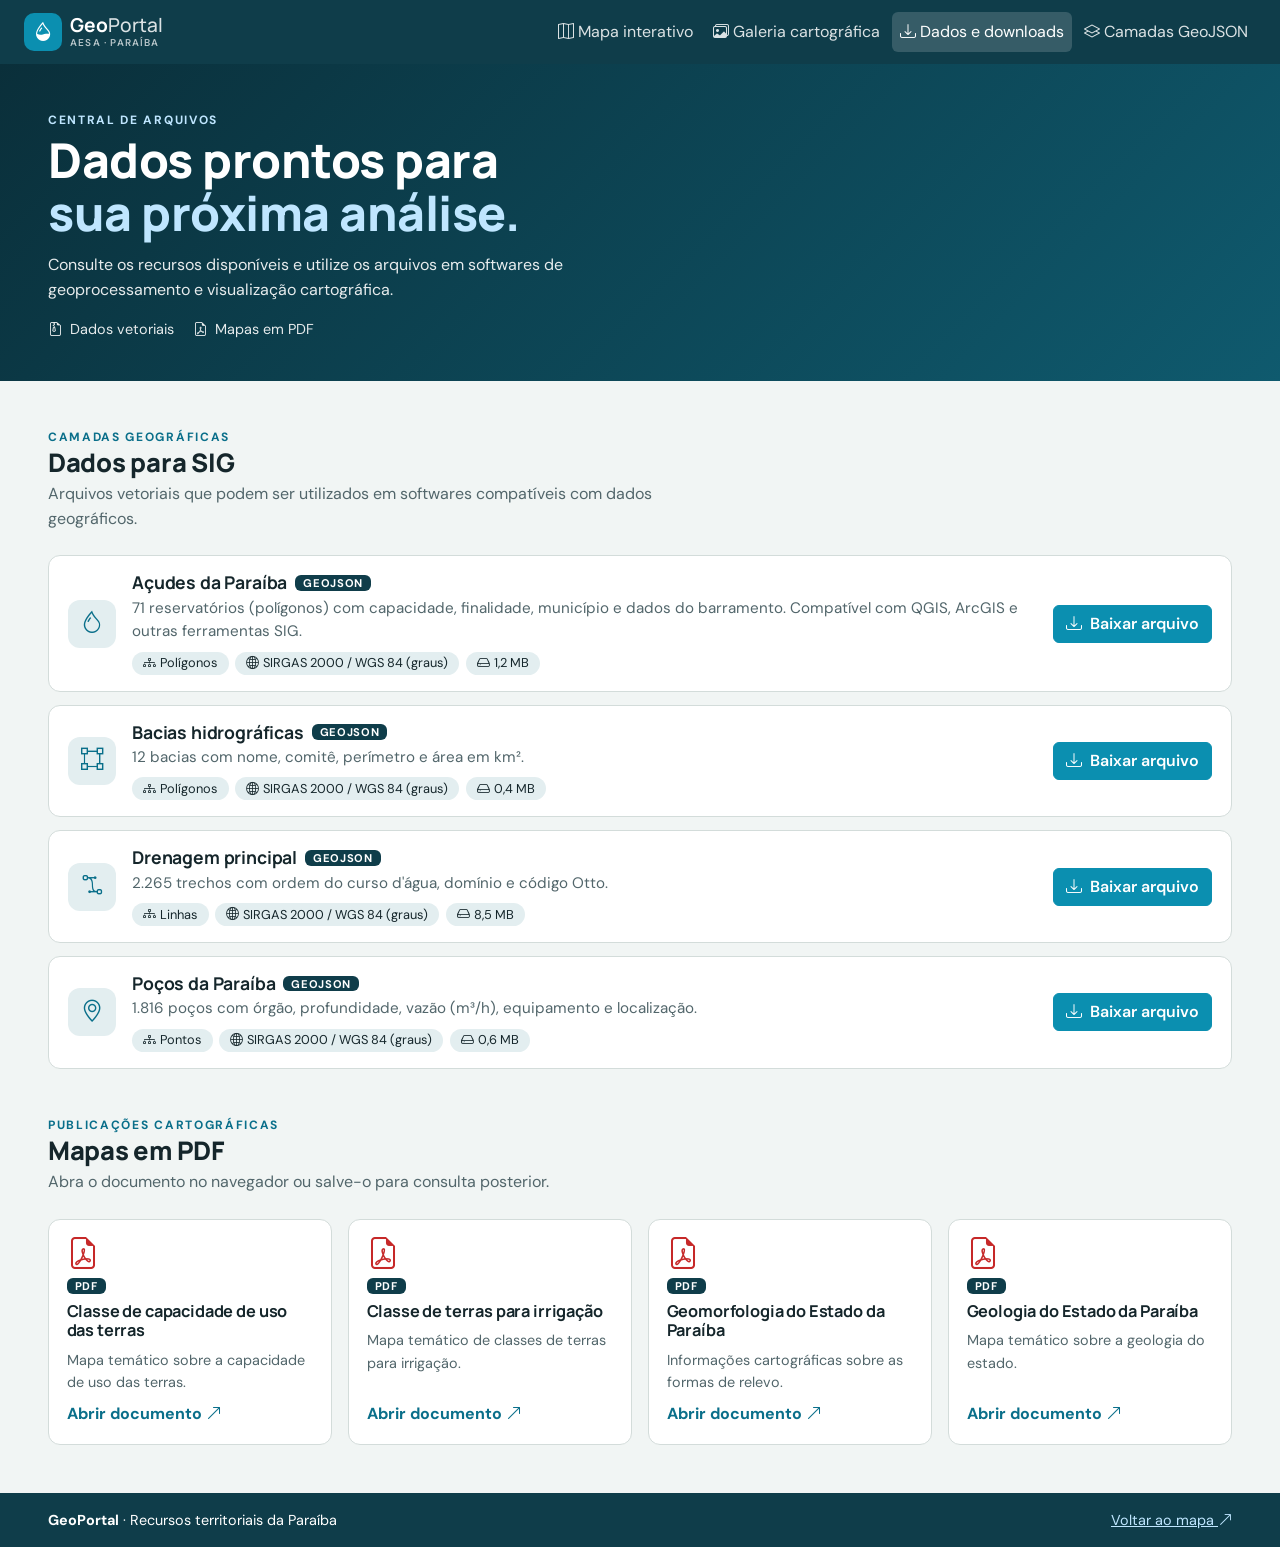
<file: downloads.html>
<!doctype html>
<html lang="pt-BR">
<head>
  <meta charset="utf-8"><meta name="viewport" content="width=device-width, initial-scale=1">
  <meta name="description" content="Baixe dados geográficos e mapas temáticos do GeoPortal da Paraíba.">
  <title>Dados e downloads | GeoPortal</title>
  <link href="https://fonts.googleapis.com/css2?family=DM+Sans:wght@400;500;600;700&family=Manrope:wght@500;600;700;800&display=swap" rel="stylesheet">
  <link href="https://cdn.jsdelivr.net/npm/bootstrap@5.3.3/dist/css/bootstrap.min.css" rel="stylesheet">
  <link href="https://cdn.jsdelivr.net/npm/bootstrap-icons@1.11.3/font/bootstrap-icons.min.css" rel="stylesheet">
  <link href="css/main.css" rel="stylesheet">
</head>
<body>
<nav class="navbar navbar-expand-lg navbar-dark gp-navbar sticky-top"><div class="container-fluid px-lg-4">
  <a class="navbar-brand d-flex align-items-center gap-2" href="index.html"><span class="brand-mark"><i class="bi bi-droplet-half"></i></span><span>Geo<span class="brand-light">Portal</span><small class="brand-sub d-block">AESA · PARAÍBA</small></span></a>
  <button class="navbar-toggler" type="button" data-bs-toggle="collapse" data-bs-target="#mainNav" aria-controls="mainNav" aria-expanded="false" aria-label="Abrir navegação"><span class="navbar-toggler-icon"></span></button>
  <div class="collapse navbar-collapse" id="mainNav"><ul class="navbar-nav ms-auto align-items-lg-center gap-lg-1">
    <li class="nav-item"><a class="nav-link" href="index.html"><i class="bi bi-map me-1"></i>Mapa interativo</a></li><li class="nav-item"><a class="nav-link" href="galeria.html"><i class="bi bi-images me-1"></i>Galeria cartográfica</a></li><li class="nav-item"><a class="nav-link active" aria-current="page" href="downloads.html"><i class="bi bi-download me-1"></i>Dados e downloads</a></li><li class="nav-item"><a class="nav-link" href="index.html#camadas"><i class="bi bi-layers me-1"></i>Camadas GeoJSON</a></li>
  </ul></div>
</div></nav>
<header class="page-hero page-hero-download"><div class="container-fluid px-lg-5"><div class="section-kicker">CENTRAL DE ARQUIVOS</div><h1>Dados prontos para<br><span>sua próxima análise.</span></h1><p>Consulte os recursos disponíveis e utilize os arquivos em softwares de geoprocessamento e visualização cartográfica.</p><div class="page-hero-meta"><span><i class="bi bi-file-earmark-zip me-2"></i>Dados vetoriais</span><span><i class="bi bi-file-earmark-pdf me-2"></i>Mapas em PDF</span></div></div></header>
<main class="container-fluid px-lg-5 py-5">
  <section class="mb-5"><div class="section-heading mb-4"><div class="section-kicker">CAMADAS GEOGRÁFICAS</div><h2>Dados para SIG</h2><p>Arquivos vetoriais que podem ser utilizados em softwares compatíveis com dados geográficos.</p></div>
    <div class="resource-row"><div class="resource-icon geojson"><i class="bi bi-droplet"></i></div><div class="resource-info"><div class="d-flex flex-wrap align-items-center gap-2"><h3>Açudes da Paraíba</h3><span class="file-badge">GEOJSON</span></div><p>71 reservatórios (polígonos) com capacidade, finalidade, município e dados do barramento. Compatível com QGIS, ArcGIS e outras ferramentas SIG.</p><div class="resource-tags"><span><i class="bi bi-diagram-3 me-1"></i>Polígonos</span><span><i class="bi bi-globe2 me-1"></i>SIRGAS 2000 / WGS 84 (graus)</span><span><i class="bi bi-hdd me-1"></i>1,2 MB</span></div></div><a class="btn btn-accent resource-download" href="dados/acudes.geojson" download><i class="bi bi-download me-2"></i>Baixar arquivo</a></div>
    <div class="resource-row"><div class="resource-icon geojson"><i class="bi bi-bounding-box"></i></div><div class="resource-info"><div class="d-flex flex-wrap align-items-center gap-2"><h3>Bacias hidrográficas</h3><span class="file-badge">GEOJSON</span></div><p>12 bacias com nome, comitê, perímetro e área em km².</p><div class="resource-tags"><span><i class="bi bi-diagram-3 me-1"></i>Polígonos</span><span><i class="bi bi-globe2 me-1"></i>SIRGAS 2000 / WGS 84 (graus)</span><span><i class="bi bi-hdd me-1"></i>0,4 MB</span></div></div><a class="btn btn-accent resource-download" href="dados/bacias_hidro.geojson" download><i class="bi bi-download me-2"></i>Baixar arquivo</a></div>
    <div class="resource-row"><div class="resource-icon geojson"><i class="bi bi-bezier2"></i></div><div class="resource-info"><div class="d-flex flex-wrap align-items-center gap-2"><h3>Drenagem principal</h3><span class="file-badge">GEOJSON</span></div><p>2.265 trechos com ordem do curso d'água, domínio e código Otto.</p><div class="resource-tags"><span><i class="bi bi-diagram-3 me-1"></i>Linhas</span><span><i class="bi bi-globe2 me-1"></i>SIRGAS 2000 / WGS 84 (graus)</span><span><i class="bi bi-hdd me-1"></i>8,5 MB</span></div></div><a class="btn btn-accent resource-download" href="dados/drenagem_principal.geojson" download><i class="bi bi-download me-2"></i>Baixar arquivo</a></div>
    <div class="resource-row"><div class="resource-icon geojson"><i class="bi bi-geo-alt"></i></div><div class="resource-info"><div class="d-flex flex-wrap align-items-center gap-2"><h3>Poços da Paraíba</h3><span class="file-badge">GEOJSON</span></div><p>1.816 poços com órgão, profundidade, vazão (m³/h), equipamento e localização.</p><div class="resource-tags"><span><i class="bi bi-diagram-3 me-1"></i>Pontos</span><span><i class="bi bi-globe2 me-1"></i>SIRGAS 2000 / WGS 84 (graus)</span><span><i class="bi bi-hdd me-1"></i>0,6 MB</span></div></div><a class="btn btn-accent resource-download" href="dados/pocos_pb.geojson" download><i class="bi bi-download me-2"></i>Baixar arquivo</a></div>
  </section>
  <section><div class="section-heading mb-4"><div class="section-kicker">PUBLICAÇÕES CARTOGRÁFICAS</div><h2>Mapas em PDF</h2><p>Abra o documento no navegador ou salve-o para consulta posterior.</p></div>
    <div class="row g-3">
      <div class="col-md-6 col-xl-3"><article class="pdf-card"><div class="pdf-icon"><i class="bi bi-file-earmark-pdf"></i></div><span class="file-badge">PDF</span><h3>Classe de capacidade de uso das terras</h3><p>Mapa temático sobre a capacidade de uso das terras.</p><a href="pdf/Classe_de_Capacidade_de_Uso_das_Terras.pdf" target="_blank" rel="noopener" class="pdf-link">Abrir documento <i class="bi bi-arrow-up-right"></i></a></article></div>
      <div class="col-md-6 col-xl-3"><article class="pdf-card"><div class="pdf-icon"><i class="bi bi-file-earmark-pdf"></i></div><span class="file-badge">PDF</span><h3>Classe de terras para irrigação</h3><p>Mapa temático de classes de terras para irrigação.</p><a href="pdf/Classe_de_Terras_para_Irrigacao.pdf" target="_blank" rel="noopener" class="pdf-link">Abrir documento <i class="bi bi-arrow-up-right"></i></a></article></div>
      <div class="col-md-6 col-xl-3"><article class="pdf-card"><div class="pdf-icon"><i class="bi bi-file-earmark-pdf"></i></div><span class="file-badge">PDF</span><h3>Geomorfologia do Estado da Paraíba</h3><p>Informações cartográficas sobre as formas de relevo.</p><a href="pdf/Geomorfologia_do_Estado_da_Paraiba.pdf" target="_blank" rel="noopener" class="pdf-link">Abrir documento <i class="bi bi-arrow-up-right"></i></a></article></div>
      <div class="col-md-6 col-xl-3"><article class="pdf-card"><div class="pdf-icon"><i class="bi bi-file-earmark-pdf"></i></div><span class="file-badge">PDF</span><h3>Geologia do Estado da Paraíba</h3><p>Mapa temático sobre a geologia do estado.</p><a href="pdf/Geologia_do_Estado_da_Paraiba.pdf" target="_blank" rel="noopener" class="pdf-link">Abrir documento <i class="bi bi-arrow-up-right"></i></a></article></div>
    </div>
  </section>
</main>
<footer class="gp-footer"><div class="container-fluid px-lg-5 d-flex flex-wrap justify-content-between gap-2"><span><strong>GeoPortal</strong> · Recursos territoriais da Paraíba</span><a href="index.html">Voltar ao mapa <i class="bi bi-arrow-up-right"></i></a></div></footer>
<script src="https://cdn.jsdelivr.net/npm/bootstrap@5.3.3/dist/js/bootstrap.bundle.min.js"></script><script src="js/main.js"></script>
</body></html>
</file>
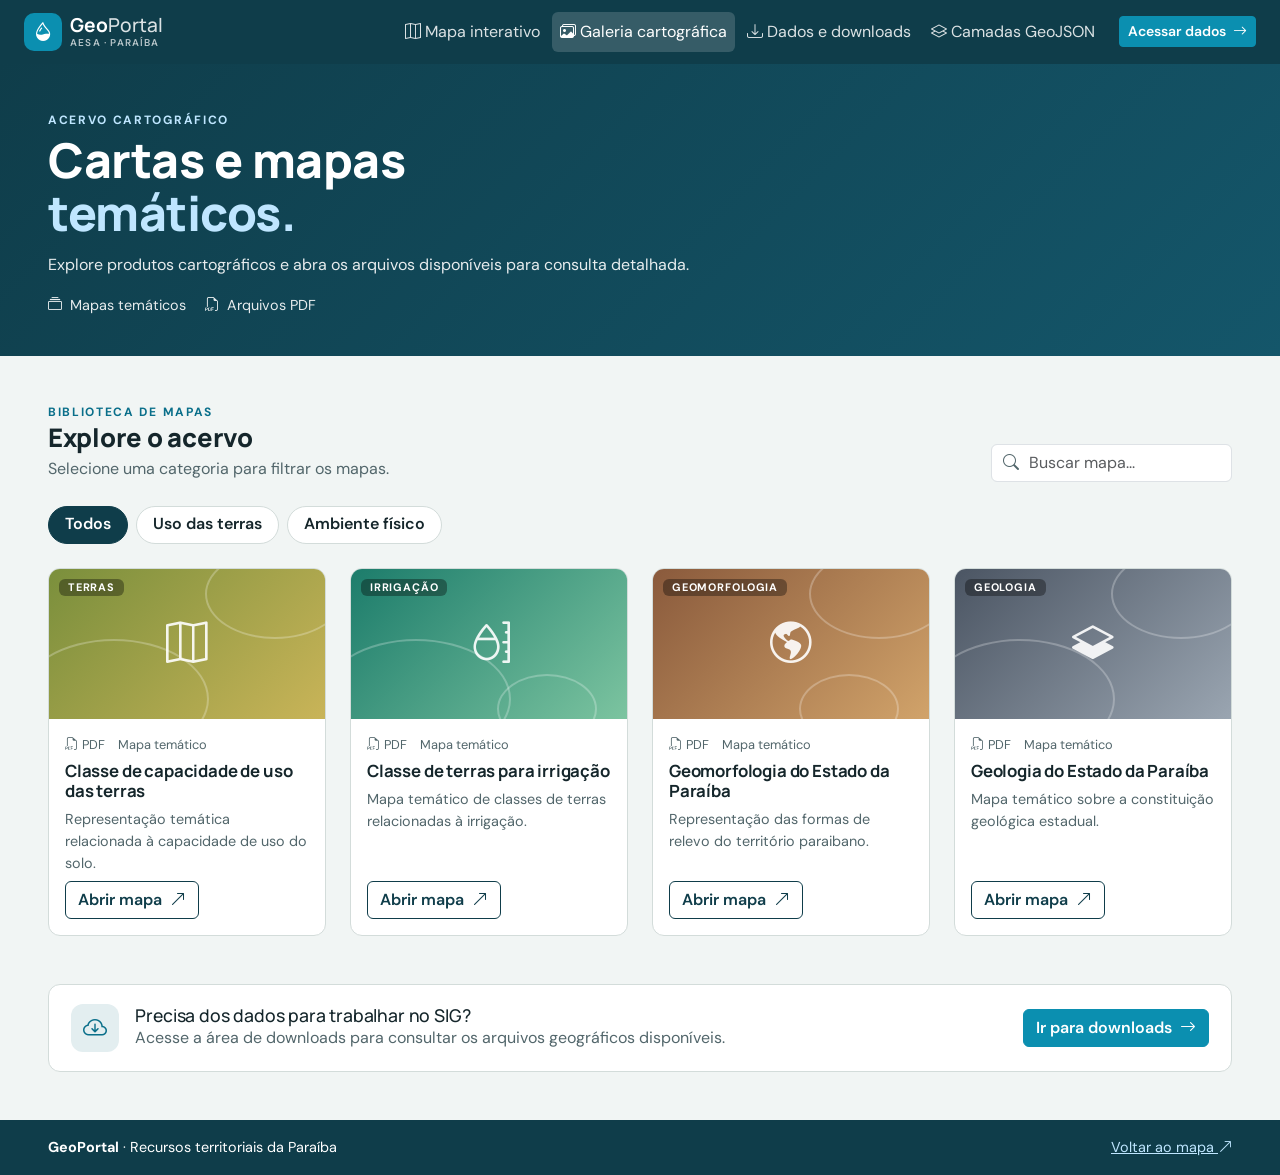
<file: galeria.html>
<!doctype html>
<html lang="pt-BR">
<head>
  <meta charset="utf-8"><meta name="viewport" content="width=device-width, initial-scale=1">
  <meta name="description" content="Galeria de mapas temáticos do GeoPortal da Paraíba.">
  <title>Galeria cartográfica | GeoPortal</title>
  <link href="https://fonts.googleapis.com/css2?family=DM+Sans:wght@400;500;600;700&family=Manrope:wght@500;600;700;800&display=swap" rel="stylesheet">
  <link href="https://cdn.jsdelivr.net/npm/bootstrap@5.3.3/dist/css/bootstrap.min.css" rel="stylesheet">
  <link href="https://cdn.jsdelivr.net/npm/bootstrap-icons@1.11.3/font/bootstrap-icons.min.css" rel="stylesheet">
  <link href="css/main.css" rel="stylesheet">
</head>
<body>
<nav class="navbar navbar-expand-lg navbar-dark gp-navbar sticky-top"><div class="container-fluid px-lg-4">
  <a class="navbar-brand d-flex align-items-center gap-2" href="index.html"><span class="brand-mark"><i class="bi bi-droplet-half"></i></span><span>Geo<span class="brand-light">Portal</span><small class="brand-sub d-block">AESA · PARAÍBA</small></span></a>
  <button class="navbar-toggler" type="button" data-bs-toggle="collapse" data-bs-target="#mainNav" aria-controls="mainNav" aria-expanded="false" aria-label="Abrir navegação"><span class="navbar-toggler-icon"></span></button>
  <div class="collapse navbar-collapse" id="mainNav"><ul class="navbar-nav ms-auto align-items-lg-center gap-lg-1">
    <li class="nav-item"><a class="nav-link" href="index.html"><i class="bi bi-map me-1"></i>Mapa interativo</a></li>
    <li class="nav-item"><a class="nav-link active" aria-current="page" href="galeria.html"><i class="bi bi-images me-1"></i>Galeria cartográfica</a></li>
    <li class="nav-item"><a class="nav-link" href="downloads.html"><i class="bi bi-download me-1"></i>Dados e downloads</a></li><li class="nav-item"><a class="nav-link" href="index.html#camadas"><i class="bi bi-layers me-1"></i>Camadas GeoJSON</a></li>
  </ul><a class="btn btn-sm btn-accent ms-lg-3 mt-3 mt-lg-0" href="downloads.html">Acessar dados <i class="bi bi-arrow-right ms-1"></i></a></div>
</div></nav>
<header class="page-hero"><div class="container-fluid px-lg-5"><div class="section-kicker">ACERVO CARTOGRÁFICO</div><h1>Cartas e mapas<br><span>temáticos.</span></h1><p>Explore produtos cartográficos e abra os arquivos disponíveis para consulta detalhada.</p><div class="page-hero-meta"><span><i class="bi bi-collection me-2"></i>Mapas temáticos</span><span><i class="bi bi-filetype-pdf me-2"></i>Arquivos PDF</span></div></div></header>
<main class="container-fluid px-lg-5 py-5">
  <div class="d-flex flex-wrap justify-content-between align-items-end gap-3 mb-4"><div class="section-heading"><div class="section-kicker">BIBLIOTECA DE MAPAS</div><h2>Explore o acervo</h2><p>Selecione uma categoria para filtrar os mapas.</p></div><div class="search-wrap"><i class="bi bi-search"></i><input id="gallerySearch" class="form-control" type="search" placeholder="Buscar mapa..." aria-label="Buscar mapa"></div></div>
  <div class="filter-pills mb-4" role="group" aria-label="Filtrar mapas"><button class="filter-btn active" data-filter="todos">Todos</button><button class="filter-btn" data-filter="terras">Uso das terras</button><button class="filter-btn" data-filter="ambiente">Ambiente físico</button></div>
  <div class="row g-4" id="galleryGrid">
    <div class="col-sm-6 col-xl-3 gallery-item" data-category="terras" data-title="Classe de capacidade de uso das terras"><article class="map-card"><div class="map-thumb thumb-land"><span class="map-chip">TERRAS</span><div class="fake-contour contour-a"></div><div class="fake-contour contour-b"></div><div class="map-thumb-icon"><i class="bi bi-map"></i></div></div><div class="map-card-body"><div class="map-card-meta"><span><i class="bi bi-filetype-pdf me-1"></i>PDF</span><span>Mapa temático</span></div><h3>Classe de capacidade de uso das terras</h3><p>Representação temática relacionada à capacidade de uso do solo.</p><a class="btn btn-card" href="pdf/Classe_de_Capacidade_de_Uso_das_Terras.pdf" target="_blank" rel="noopener">Abrir mapa <i class="bi bi-arrow-up-right ms-1"></i></a></div></article></div>
    <div class="col-sm-6 col-xl-3 gallery-item" data-category="terras" data-title="Classe de terras para irrigação"><article class="map-card"><div class="map-thumb thumb-irrigation"><span class="map-chip">IRRIGAÇÃO</span><div class="fake-contour contour-a"></div><div class="fake-contour contour-c"></div><div class="map-thumb-icon"><i class="bi bi-moisture"></i></div></div><div class="map-card-body"><div class="map-card-meta"><span><i class="bi bi-filetype-pdf me-1"></i>PDF</span><span>Mapa temático</span></div><h3>Classe de terras para irrigação</h3><p>Mapa temático de classes de terras relacionadas à irrigação.</p><a class="btn btn-card" href="pdf/Classe_de_Terras_para_Irrigacao.pdf" target="_blank" rel="noopener">Abrir mapa <i class="bi bi-arrow-up-right ms-1"></i></a></div></article></div>
    <div class="col-sm-6 col-xl-3 gallery-item" data-category="ambiente" data-title="Geomorfologia do Estado da Paraíba"><article class="map-card"><div class="map-thumb thumb-geo"><span class="map-chip">GEOMORFOLOGIA</span><div class="fake-contour contour-b"></div><div class="fake-contour contour-c"></div><div class="map-thumb-icon"><i class="bi bi-globe-americas"></i></div></div><div class="map-card-body"><div class="map-card-meta"><span><i class="bi bi-filetype-pdf me-1"></i>PDF</span><span>Mapa temático</span></div><h3>Geomorfologia do Estado da Paraíba</h3><p>Representação das formas de relevo do território paraibano.</p><a class="btn btn-card" href="pdf/Geomorfologia_do_Estado_da_Paraiba.pdf" target="_blank" rel="noopener">Abrir mapa <i class="bi bi-arrow-up-right ms-1"></i></a></div></article></div>
    <div class="col-sm-6 col-xl-3 gallery-item" data-category="ambiente" data-title="Geologia do Estado da Paraíba"><article class="map-card"><div class="map-thumb thumb-rock"><span class="map-chip">GEOLOGIA</span><div class="fake-contour contour-a"></div><div class="fake-contour contour-b"></div><div class="map-thumb-icon"><i class="bi bi-layers-half"></i></div></div><div class="map-card-body"><div class="map-card-meta"><span><i class="bi bi-filetype-pdf me-1"></i>PDF</span><span>Mapa temático</span></div><h3>Geologia do Estado da Paraíba</h3><p>Mapa temático sobre a constituição geológica estadual.</p><a class="btn btn-card" href="pdf/Geologia_do_Estado_da_Paraiba.pdf" target="_blank" rel="noopener">Abrir mapa <i class="bi bi-arrow-up-right ms-1"></i></a></div></article></div>
  </div>
  <div id="emptyGallery" class="empty-state d-none"><i class="bi bi-search"></i><h3>Nenhum mapa encontrado</h3><p>Tente outro termo ou categoria.</p></div>
  <div class="download-callout mt-5"><div class="callout-icon"><i class="bi bi-cloud-arrow-down"></i></div><div><h3>Precisa dos dados para trabalhar no SIG?</h3><p>Acesse a área de downloads para consultar os arquivos geográficos disponíveis.</p></div><a class="btn btn-accent ms-lg-auto" href="downloads.html">Ir para downloads <i class="bi bi-arrow-right ms-1"></i></a></div>
</main>
<footer class="gp-footer"><div class="container-fluid px-lg-5 d-flex flex-wrap justify-content-between gap-2"><span><strong>GeoPortal</strong> · Recursos territoriais da Paraíba</span><a href="index.html">Voltar ao mapa <i class="bi bi-arrow-up-right"></i></a></div></footer>
<script src="https://cdn.jsdelivr.net/npm/bootstrap@5.3.3/dist/js/bootstrap.bundle.min.js"></script><script src="js/main.js"></script>
</body></html>
</file>
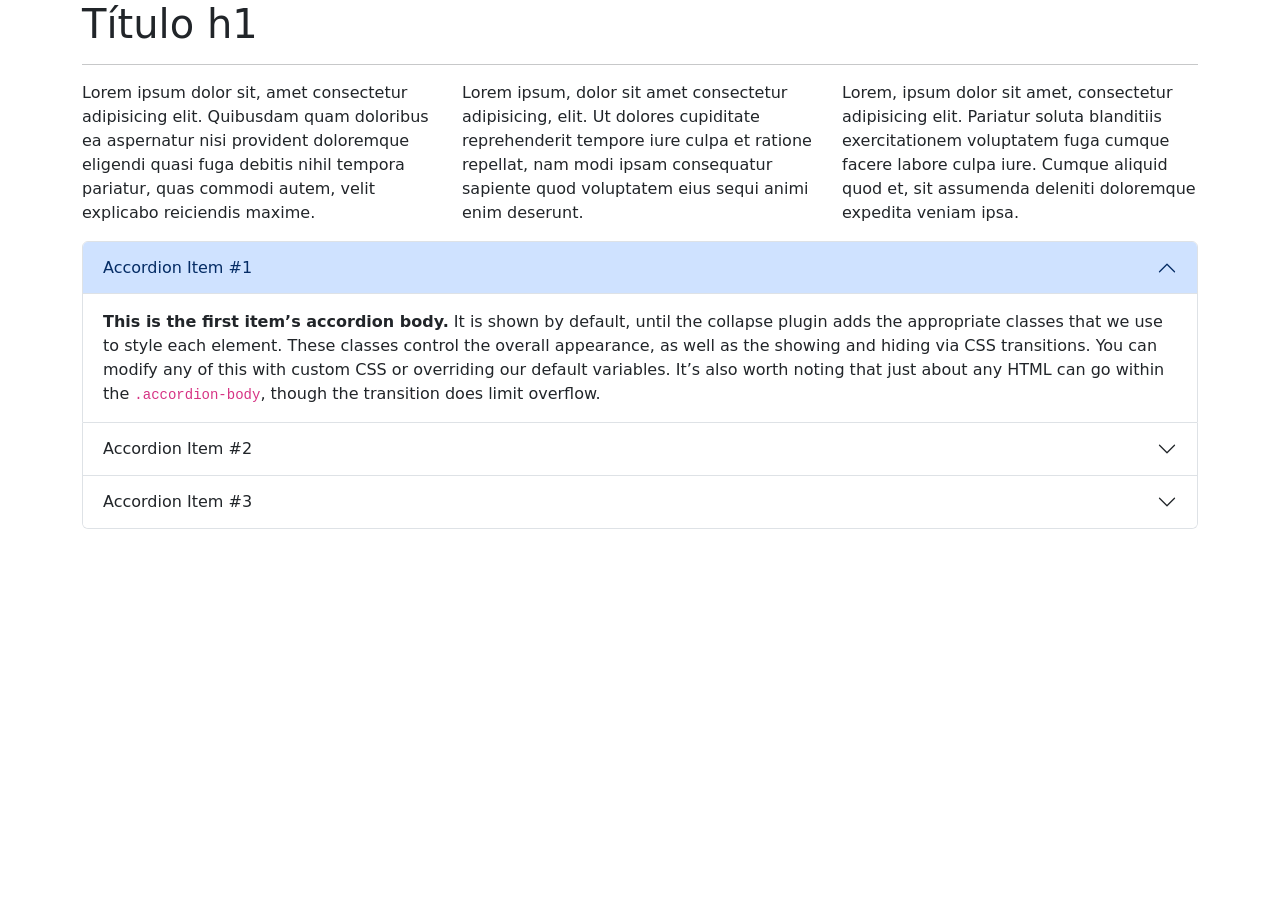
<file: teste.html>
<!DOCTYPE html>
<html lang="en">
<head>
	<meta charset="UTF-8">
	<meta name="viewport" content="width=device-width, initial-scale=1.0">
	<title>Document</title>


	<link href="https://cdn.jsdelivr.net/npm/bootstrap@5.3.8/dist/css/bootstrap.min.css" rel="stylesheet" integrity="sha384-sRIl4kxILFvY47J16cr9ZwB07vP4J8+LH7qKQnuqkuIAvNWLzeN8tE5YBujZqJLB" crossorigin="anonymous">
  

</head>
<body>
	<div class="container">
		<div class="row">
			<div class="col-12">
				<h1>Título h1</h1>
				<hr>
			</div>
		</div>
		<div class="row">
			<div class="col-md-4">
				<p>Lorem ipsum dolor sit, amet consectetur adipisicing elit. Quibusdam quam doloribus ea aspernatur nisi provident doloremque eligendi quasi fuga debitis nihil tempora pariatur, quas commodi autem, velit explicabo reiciendis maxime.</p>
			</div>
			<div class="col-md-4">
				<p>Lorem ipsum, dolor sit amet consectetur adipisicing, elit. Ut dolores cupiditate reprehenderit tempore iure culpa et ratione repellat, nam modi ipsam consequatur sapiente quod voluptatem eius sequi animi enim deserunt.</p>
			</div>
			<div class="col-md-4">
				<p>Lorem, ipsum dolor sit amet, consectetur adipisicing elit. Pariatur soluta blanditiis exercitationem voluptatem fuga cumque facere labore culpa iure. Cumque aliquid quod et, sit assumenda deleniti doloremque expedita veniam ipsa.</p>
			</div>
		</div>

		<div class="accordion" id="accordionExample">
  <div class="accordion-item">
    <h2 class="accordion-header">
      <button class="accordion-button" type="button" data-bs-toggle="collapse" data-bs-target="#collapseOne" aria-expanded="true" aria-controls="collapseOne">
        Accordion Item #1
      </button>
    </h2>
    <div id="collapseOne" class="accordion-collapse collapse show" data-bs-parent="#accordionExample">
      <div class="accordion-body">
        <strong>This is the first item’s accordion body.</strong> It is shown by default, until the collapse plugin adds the appropriate classes that we use to style each element. These classes control the overall appearance, as well as the showing and hiding via CSS transitions. You can modify any of this with custom CSS or overriding our default variables. It’s also worth noting that just about any HTML can go within the <code>.accordion-body</code>, though the transition does limit overflow.
      </div>
    </div>
  </div>
  <div class="accordion-item">
    <h2 class="accordion-header">
      <button class="accordion-button collapsed" type="button" data-bs-toggle="collapse" data-bs-target="#collapseTwo" aria-expanded="false" aria-controls="collapseTwo">
        Accordion Item #2
      </button>
    </h2>
    <div id="collapseTwo" class="accordion-collapse collapse" data-bs-parent="#accordionExample">
      <div class="accordion-body">
        <strong>This is the second item’s accordion body.</strong> It is hidden by default, until the collapse plugin adds the appropriate classes that we use to style each element. These classes control the overall appearance, as well as the showing and hiding via CSS transitions. You can modify any of this with custom CSS or overriding our default variables. It’s also worth noting that just about any HTML can go within the <code>.accordion-body</code>, though the transition does limit overflow.
      </div>
    </div>
  </div>
  <div class="accordion-item">
    <h2 class="accordion-header">
      <button class="accordion-button collapsed" type="button" data-bs-toggle="collapse" data-bs-target="#collapseThree" aria-expanded="false" aria-controls="collapseThree">
        Accordion Item #3
      </button>
    </h2>
    <div id="collapseThree" class="accordion-collapse collapse" data-bs-parent="#accordionExample">
      <div class="accordion-body">
        <strong>This is the third item’s accordion body.</strong> It is hidden by default, until the collapse plugin adds the appropriate classes that we use to style each element. These classes control the overall appearance, as well as the showing and hiding via CSS transitions. You can modify any of this with custom CSS or overriding our default variables. It’s also worth noting that just about any HTML can go within the <code>.accordion-body</code>, though the transition does limit overflow.
      </div>
    </div>
  </div>
</div>
		
	</div>



	<script src="https://cdn.jsdelivr.net/npm/@popperjs/core@2.11.8/dist/umd/popper.min.js" integrity="sha384-I7E8VVD/ismYTF4hNIPjVp/Zjvgyol6VFvRkX/vR+Vc4jQkC+hVqc2pM8ODewa9r" crossorigin="anonymous"></script>
	<script src="https://cdn.jsdelivr.net/npm/bootstrap@5.3.8/dist/js/bootstrap.min.js" integrity="sha384-G/EV+4j2dNv+tEPo3++6LCgdCROaejBqfUeNjuKAiuXbjrxilcCdDz6ZAVfHWe1Y" crossorigin="anonymous"></script>

</body>
</html>
</file>
<file: css/main.css>
/* GeoPortal — main.css (index, galeria e downloads) */
:root{
  --gp-pri:#0f3d4a; --gp-pri-2:#14566a; --gp-acc:#0b8fb0; --gp-acc-dark:#0a6f8a; --gp-ink:#15262b; --gp-mut:#52666b;
  --gp-bg:#f1f5f4; --gp-surf:#fff; --gp-line:#d3dcda; --gp-chip:#e3eef0; --gp-light:#bfe6ff;
  --gp-font:'DM Sans','Segoe UI',system-ui,sans-serif; --gp-head:'Manrope','DM Sans','Segoe UI',system-ui,sans-serif;
}
body{font-family:var(--gp-font);color:var(--gp-ink);background:var(--gp-bg);line-height:1.55}
h1,h2,h3,h4{font-family:var(--gp-head);letter-spacing:-.01em}
a{color:var(--gp-acc-dark)}
:focus-visible{outline:3px solid var(--gp-acc);outline-offset:2px}
.visually-hidden-focusable:focus{position:fixed;top:8px;left:8px;z-index:3000;background:#fff;padding:8px 12px;border-radius:6px}

/* ---------- Barras de navegação ---------- */
.gp-navbar,.navbar-geo{background:var(--gp-pri);padding:.5rem 0}
.gp-navbar .nav-link,.navbar-geo .nav-link{color:rgba(255,255,255,.85);border-radius:6px;padding:.5rem .8rem}
.gp-navbar .nav-link:hover,.navbar-geo .nav-link:hover{color:#fff;background:rgba(255,255,255,.1)}
.gp-navbar .nav-link.active,.navbar-geo .nav-link.active{color:#fff;background:rgba(255,255,255,.16)}
.navbar-geo button.nav-link{background:none;border:0;text-decoration:none}
.navbar-geo .navbar-brand{color:#fff;font:700 1.25rem var(--gp-head)}
.navbar-geo .navbar-toggler,.gp-navbar .navbar-toggler{border-color:rgba(255,255,255,.4)}
.navbar-geo .navbar-toggler-icon{filter:invert(1)}
.brand-mark{display:inline-grid;place-items:center;width:38px;height:38px;border-radius:10px;background:var(--gp-acc);color:#fff;font-size:1.2rem}
.gp-navbar .navbar-brand{color:#fff;font:700 1.2rem/1.1 var(--gp-head)}
.brand-light{font-weight:500;opacity:.85}
.brand-sub{font:600 .62rem var(--gp-font);letter-spacing:.12em;opacity:.7}
.btn-accent{background:var(--gp-acc);border-color:var(--gp-acc);color:#fff;font-weight:600}
.btn-accent:hover,.btn-accent:focus{background:var(--gp-acc-dark);border-color:var(--gp-acc-dark);color:#fff}

/* ---------- Cabeçalhos de página (galeria / downloads) ---------- */
.page-hero{background:linear-gradient(135deg,var(--gp-pri) 0%,var(--gp-pri-2) 100%);color:#fff;padding:3rem 0 2.5rem}
.page-hero-download{background:linear-gradient(135deg,#0a2f3a 0%,#0f5a6e 100%)}
.page-hero h1{font-size:clamp(1.9rem,4vw,3rem);font-weight:800;line-height:1.1;margin:.4rem 0 .8rem}
.page-hero h1 span{color:var(--gp-light)}
.page-hero p{max-width:60ch;opacity:.9;margin:0 0 1rem}
.page-hero-meta{display:flex;gap:1.2rem;flex-wrap:wrap;font-size:.9rem;opacity:.9}
.section-kicker{font:700 .75rem var(--gp-font);letter-spacing:.14em;color:var(--gp-acc-dark)}
.page-hero .section-kicker{color:var(--gp-light)}
.section-heading h2{font-size:1.6rem;font-weight:800;margin:.2rem 0}
.section-heading p{color:var(--gp-mut);margin:0;max-width:62ch}

/* ---------- Downloads ---------- */
.resource-row{display:flex;gap:1rem;align-items:center;flex-wrap:wrap;background:var(--gp-surf);border:1px solid var(--gp-line);border-radius:12px;padding:1rem 1.2rem;margin-bottom:.8rem}
.resource-icon{flex:none;width:48px;height:48px;border-radius:12px;display:grid;place-items:center;font-size:1.4rem;background:var(--gp-chip);color:var(--gp-acc-dark)}
.resource-info{flex:1 1 320px;min-width:0}
.resource-info h3{font-size:1.1rem;font-weight:700;margin:0}
.resource-info p{margin:.2rem 0 .5rem;color:var(--gp-mut);font-size:.95rem}
.resource-tags{display:flex;gap:.4rem;flex-wrap:wrap}
.resource-tags span{background:var(--gp-chip);border-radius:999px;padding:.1rem .7rem;font-size:.8rem}
.file-badge{background:var(--gp-pri);color:#fff;border-radius:6px;padding:.05rem .5rem;font:700 .7rem var(--gp-font);letter-spacing:.06em}
.resource-download{white-space:nowrap}
.pdf-card{height:100%;display:flex;flex-direction:column;gap:.5rem;background:var(--gp-surf);border:1px solid var(--gp-line);border-radius:12px;padding:1.1rem}
.pdf-icon{font-size:2rem;color:#c62828;line-height:1}
.pdf-card h3{font-size:1.02rem;font-weight:700;margin:0}
.pdf-card p{color:var(--gp-mut);font-size:.9rem;margin:0}
.pdf-card .file-badge{align-self:flex-start}
.pdf-link{margin-top:auto;font-weight:700;text-decoration:none}
.pdf-link:hover{text-decoration:underline}
.notice-box{display:flex;gap:.8rem;background:var(--gp-chip);border-radius:10px;padding:1rem 1.2rem}
.notice-box i{font-size:1.3rem;color:var(--gp-acc-dark)}
.notice-box p{margin:.2rem 0 0}

/* ---------- Galeria ---------- */
.search-wrap{position:relative;min-width:240px}
.search-wrap i{position:absolute;left:12px;top:50%;transform:translateY(-50%);color:var(--gp-mut)}
.search-wrap .form-control{padding-left:2.3rem}
.filter-pills{display:flex;gap:.5rem;flex-wrap:wrap}
.filter-btn{border:1px solid var(--gp-line);background:var(--gp-surf);color:var(--gp-ink);border-radius:999px;padding:.35rem 1rem;font-weight:600;cursor:pointer}
.filter-btn:hover{background:var(--gp-chip)}
.filter-btn.active{background:var(--gp-pri);border-color:var(--gp-pri);color:#fff}
.map-card{height:100%;display:flex;flex-direction:column;background:var(--gp-surf);border:1px solid var(--gp-line);border-radius:12px;overflow:hidden}
.map-thumb{position:relative;height:150px;display:grid;place-items:center;overflow:hidden;color:rgba(255,255,255,.9)}
.thumb-land{background:linear-gradient(135deg,#7a8f3c,#c9b458)}
.thumb-irrigation{background:linear-gradient(135deg,#1c7c6b,#7cc4a0)}
.thumb-geo{background:linear-gradient(135deg,#8a5a3c,#d1a36a)}
.thumb-rock{background:linear-gradient(135deg,#4b5563,#9aa5b1)}
.map-chip{position:absolute;top:10px;left:10px;background:rgba(0,0,0,.35);color:#fff;border-radius:6px;padding:.1rem .55rem;font:700 .68rem var(--gp-font);letter-spacing:.08em;z-index:2}
.fake-contour{position:absolute;border:2px solid rgba(255,255,255,.25);border-radius:50%}
.contour-a{width:190px;height:120px;left:-30px;bottom:-40px}
.contour-b{width:140px;height:90px;right:-20px;top:-20px}
.contour-c{width:100px;height:70px;right:30px;bottom:-25px}
.map-thumb-icon{font-size:2.6rem;position:relative;z-index:1}
.map-card-body{display:flex;flex-direction:column;gap:.4rem;padding:1rem;flex:1}
.map-card-meta{display:flex;gap:.8rem;font-size:.8rem;color:var(--gp-mut)}
.map-card-body h3{font-size:1.05rem;font-weight:700;margin:0}
.map-card-body p{font-size:.9rem;color:var(--gp-mut);margin:0}
.btn-card{margin-top:auto;align-self:flex-start;border:1px solid var(--gp-pri);color:var(--gp-pri);font-weight:600;background:transparent}
.btn-card:hover{background:var(--gp-pri);color:#fff}
.empty-state{text-align:center;padding:3rem 1rem;color:var(--gp-mut)}
.empty-state i{font-size:2.4rem}
.download-callout{display:flex;align-items:center;gap:1rem;flex-wrap:wrap;background:var(--gp-surf);border:1px solid var(--gp-line);border-radius:12px;padding:1.2rem 1.4rem}
.download-callout h3{font-size:1.1rem;margin:0}
.download-callout p{margin:0;color:var(--gp-mut)}
.callout-icon{width:48px;height:48px;border-radius:12px;display:grid;place-items:center;font-size:1.5rem;background:var(--gp-chip);color:var(--gp-acc-dark)}

/* ---------- Rodapés ---------- */
.gp-footer,.geo-footer{background:var(--gp-pri);color:#fff;padding:1rem 0;font-size:.9rem}
.gp-footer a{color:var(--gp-light)}
.geo-footer{padding:.8rem 1.5rem;text-align:center}
.geo-footer p{margin:0}

/* ---------- Página do mapa (index) ---------- */
.geo-hero{background:linear-gradient(135deg,var(--gp-pri) 0%,var(--gp-pri-2) 100%);color:#fff;padding:1.4rem 0}
.geo-hero h1{font-size:clamp(1.5rem,3vw,2.1rem);font-weight:800;margin:0}
.geo-hero p{margin:.2rem 0 0;opacity:.9;max-width:70ch}
.geo-map-wrap{position:relative}
#map{width:100%;height:calc(100vh - 230px);min-height:480px;background:#e4ebe6}
.geo-layers-panel{position:absolute;z-index:500;left:12px;bottom:34px;width:230px;background:rgba(255,255,255,.95);border:1px solid var(--gp-line);border-radius:10px;padding:.7rem .8rem;box-shadow:0 2px 10px rgba(0,0,0,.15)}
.geo-layers-header{font-size:.95rem;font-weight:700;margin:0 0 .4rem}
.geo-layers-panel ul{list-style:none;margin:0;padding:0;font-size:.88rem}
.geo-layers-panel li{display:flex;align-items:center;gap:.5rem;padding:2px 0}
.dot{display:inline-block;width:12px;height:12px;border-radius:50%;flex:none;border:1px solid rgba(0,0,0,.25)}
.dot-acudes{background:#0b4f8a}
.dot-bacias{background:#d8b45a;border-radius:3px}
.dot-drenagem{background:#2a7fc1;height:4px;border-radius:2px;border:0}
.geo-tech-badge{position:absolute;z-index:500;right:12px;bottom:12px;margin:0;display:flex;gap:.8rem;flex-wrap:wrap;background:rgba(15,61,74,.9);color:#fff;border-radius:8px;padding:.3rem .8rem;font-size:.78rem}
.popup-attr{font-size:.85rem;border-collapse:collapse;margin-top:4px}
.popup-attr th{padding:2px 8px 2px 0;text-align:left;vertical-align:top;color:var(--gp-mut);font-weight:600}
.popup-attr td{padding:2px 0;overflow-wrap:anywhere}

@media (max-width:768px){
  #map{height:62vh;min-height:380px}
  .geo-layers-panel{position:static;width:auto;border-radius:0;box-shadow:none;border-width:1px 0}
  .geo-tech-badge{position:static;border-radius:0;justify-content:center}
  .resource-download{width:100%;text-align:center}
}
@media (prefers-reduced-motion:reduce){*{transition:none!important;scroll-behavior:auto!important}}
</file>
